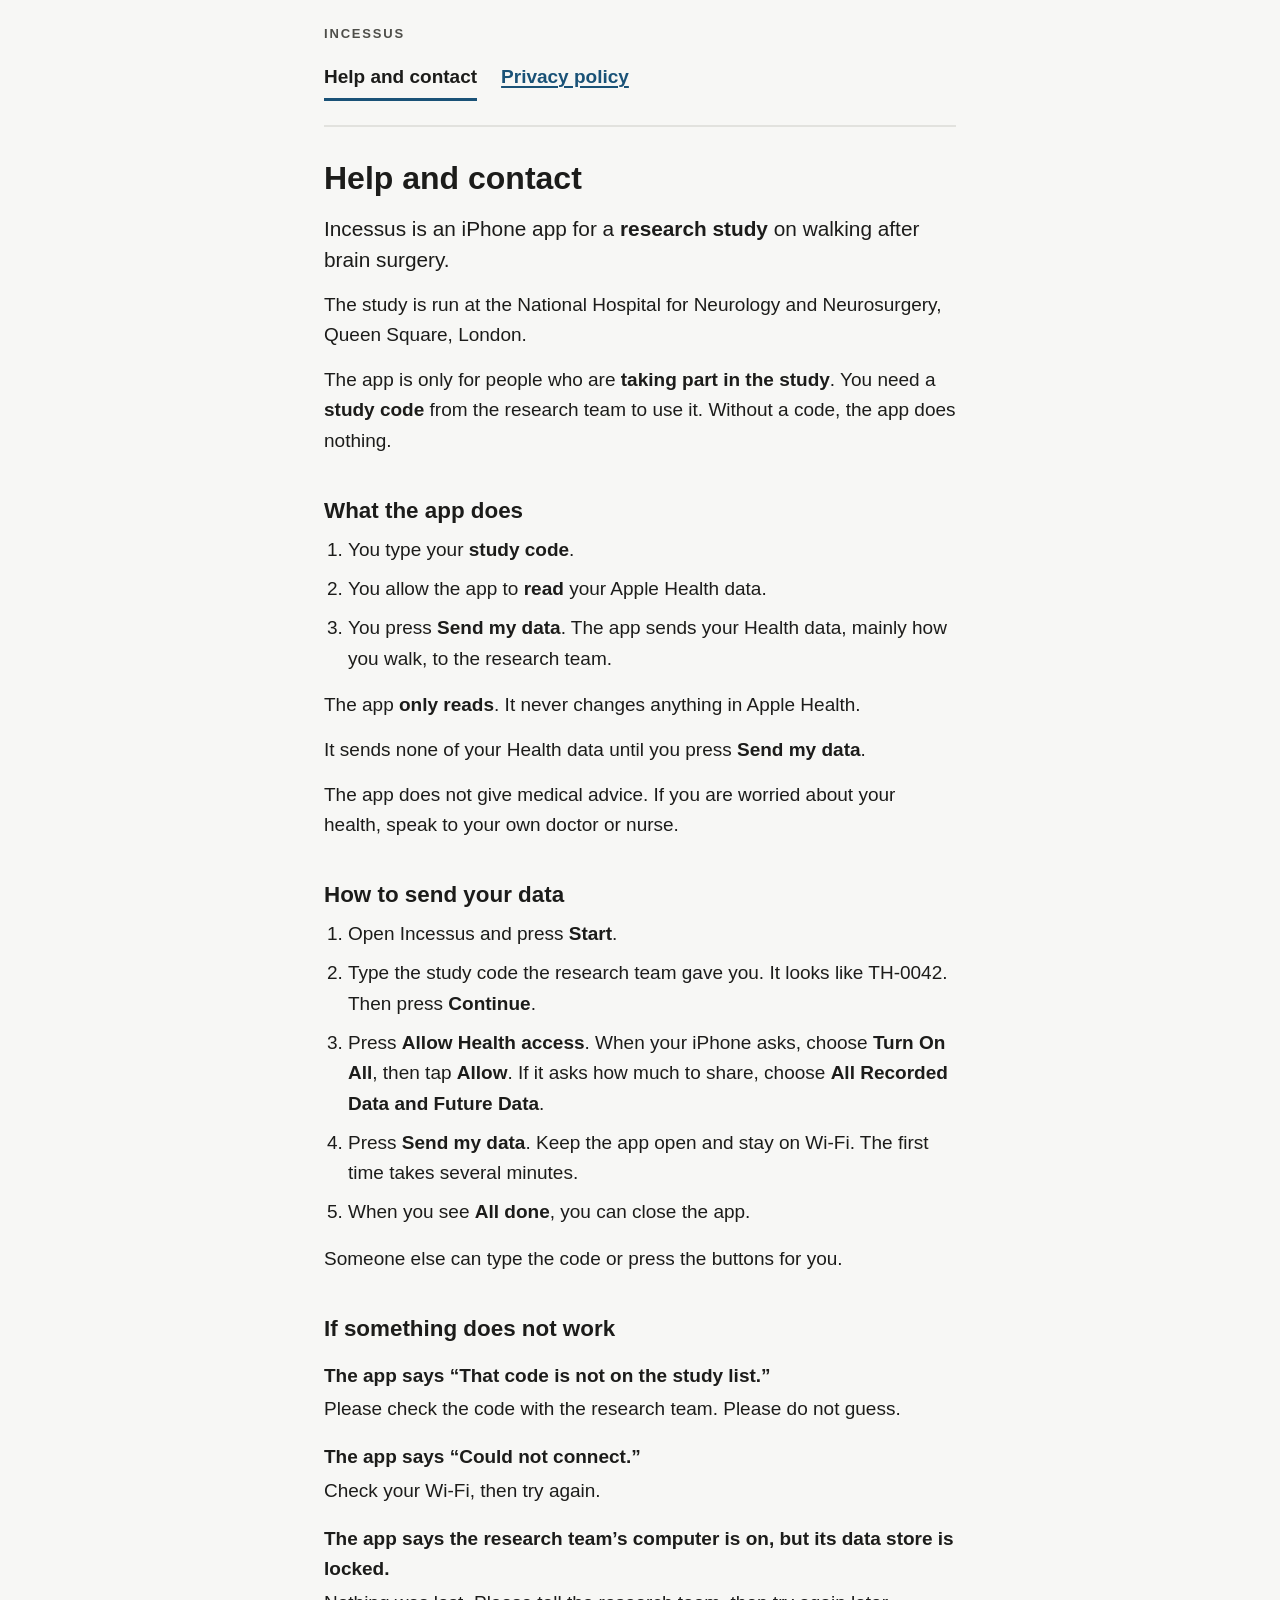
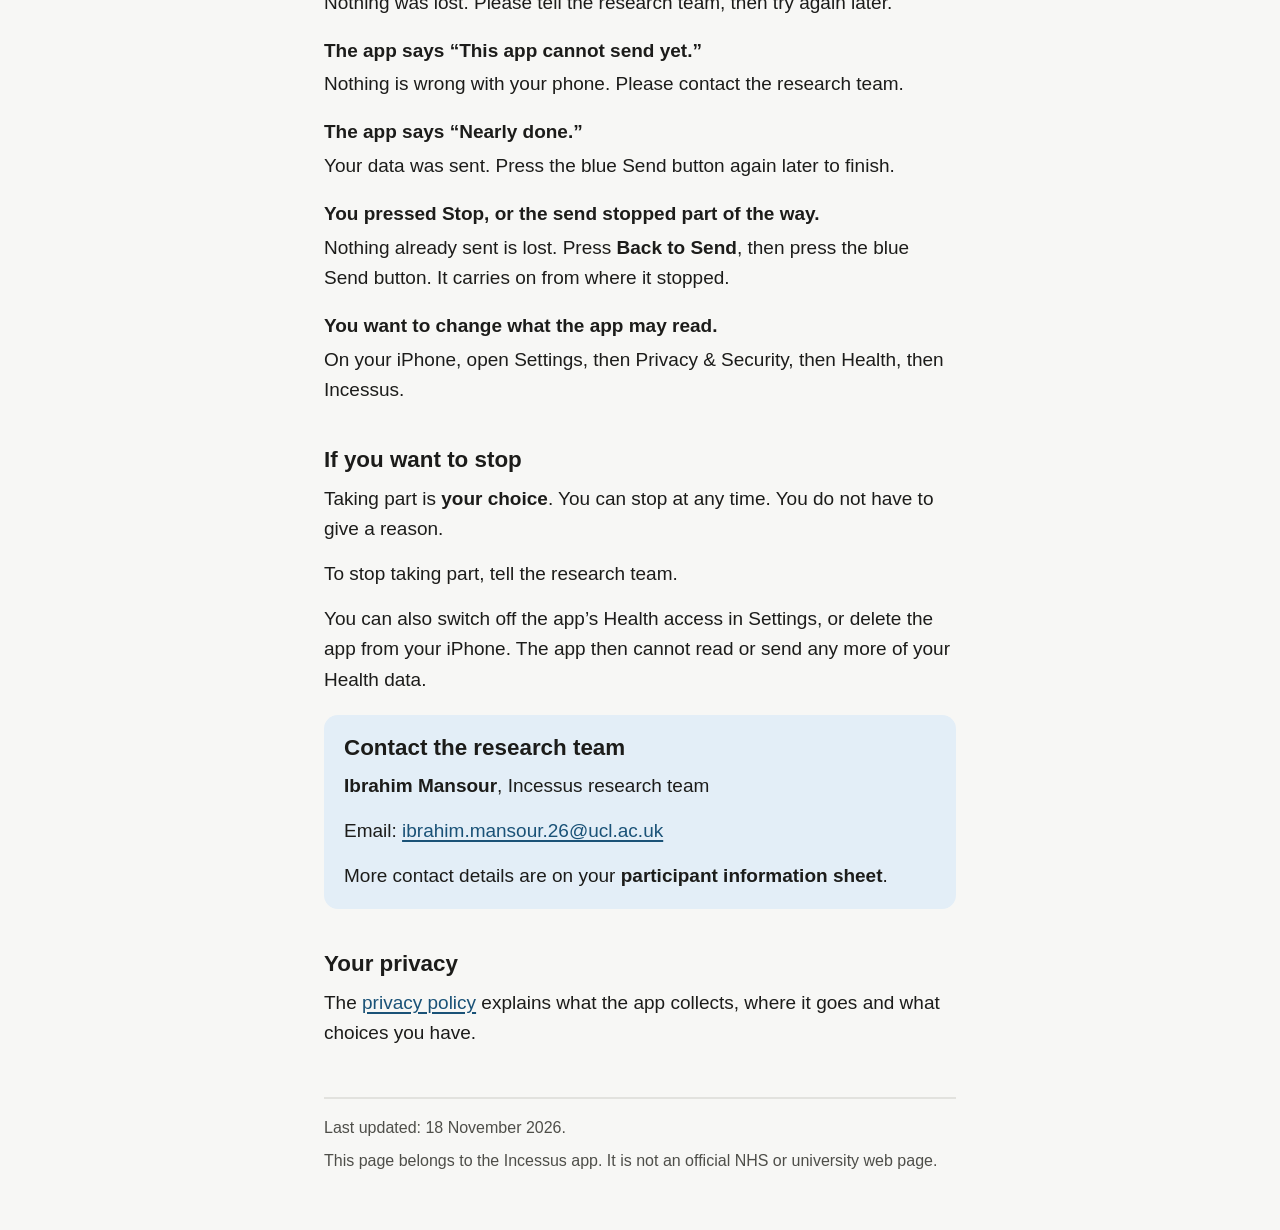
<file: index.html>
<!doctype html>
<html lang="en-GB">
<head>
<meta charset="utf-8">
<meta name="viewport" content="width=device-width, initial-scale=1">
<meta name="description" content="Help and contact details for Incessus, an iPhone app for people taking part in a research study on walking after brain surgery.">
<title>Incessus: help and contact</title>
<link rel="stylesheet" href="style.css">
</head>
<body>
<div class="page">
<p class="brand">Incessus</p>
<nav aria-label="Pages">
<ul>
<li><a href="./" aria-current="page">Help and contact</a></li>
<li><a href="privacy.html">Privacy policy</a></li>
</ul>
</nav>

<main>
<h1>Help and contact</h1>

<p class="lead">Incessus is an iPhone app for a <strong>research study</strong> on walking after brain surgery.</p>
<p>The study is run at the National Hospital for Neurology and Neurosurgery, Queen Square, London.</p>
<p>The app is only for people who are <strong>taking part in the study</strong>. You need a <strong>study code</strong> from the research team to use it. Without a code, the app does nothing.</p>

<h2>What the app does</h2>
<ol>
<li>You type your <strong>study code</strong>.</li>
<li>You allow the app to <strong>read</strong> your Apple Health data.</li>
<li>You press <strong>Send my data</strong>. The app sends your Health data, mainly how you walk, to the research team.</li>
</ol>
<p>The app <strong>only reads</strong>. It never changes anything in Apple Health.</p>
<p>It sends none of your Health data until you press <strong>Send my data</strong>.</p>
<p>The app does not give medical advice. If you are worried about your health, speak to your own doctor or nurse.</p>

<h2>How to send your data</h2>
<ol>
<li>Open Incessus and press <strong>Start</strong>.</li>
<li>Type the study code the research team gave you. It looks like TH-0042. Then press <strong>Continue</strong>.</li>
<li>Press <strong>Allow Health access</strong>. When your iPhone asks, choose <strong>Turn On All</strong>, then tap <strong>Allow</strong>. If it asks how much to share, choose <strong>All Recorded Data and Future Data</strong>.</li>
<li>Press <strong>Send my data</strong>. Keep the app open and stay on Wi‑Fi. The first time takes several minutes.</li>
<li>When you see <strong>All done</strong>, you can close the app.</li>
</ol>
<p>Someone else can type the code or press the buttons for you.</p>

<h2>If something does not work</h2>
<dl>
<dt>The app says “That code is not on the study list.”</dt>
<dd>Please check the code with the research team. Please do not guess.</dd>
<dt>The app says “Could not connect.”</dt>
<dd>Check your Wi‑Fi, then try again.</dd>
<dt>The app says the research team’s computer is on, but its data store is locked.</dt>
<dd>Nothing was lost. Please tell the research team, then try again later.</dd>
<dt>The app says “This app cannot send yet.”</dt>
<dd>Nothing is wrong with your phone. Please contact the research team.</dd>
<dt>The app says “Nearly done.”</dt>
<dd>Your data was sent. Press the blue Send button again later to finish.</dd>
<dt>You pressed Stop, or the send stopped part of the way.</dt>
<dd>Nothing already sent is lost. Press <strong>Back to Send</strong>, then press the blue Send button. It carries on from where it stopped.</dd>
<dt>You want to change what the app may read.</dt>
<dd>On your iPhone, open Settings, then Privacy &amp; Security, then Health, then Incessus.</dd>
</dl>

<h2>If you want to stop</h2>
<p>Taking part is <strong>your choice</strong>. You can stop at any time. You do not have to give a reason.</p>
<p>To stop taking part, tell the research team.</p>
<p>You can also switch off the app’s Health access in Settings, or delete the app from your iPhone. The app then cannot read or send any more of your Health data.</p>

<div class="card">
<h2>Contact the research team</h2>
<p><strong>Ibrahim Mansour</strong>, Incessus research team</p>
<p>Email: <a href="mailto:ibrahim.mansour.26@ucl.ac.uk">ibrahim.mansour.26@ucl.ac.uk</a></p>
<p>More contact details are on your <strong>participant information sheet</strong>.</p>
</div>

<h2>Your privacy</h2>
<p>The <a href="privacy.html">privacy policy</a> explains what the app collects, where it goes and what choices you have.</p>
</main>

<footer>
<p>Last updated: 18 November 2026.</p>
<p>This page belongs to the Incessus app. It is not an official NHS or university web page.</p>
</footer>
</div>
</body>
</html>
</file>
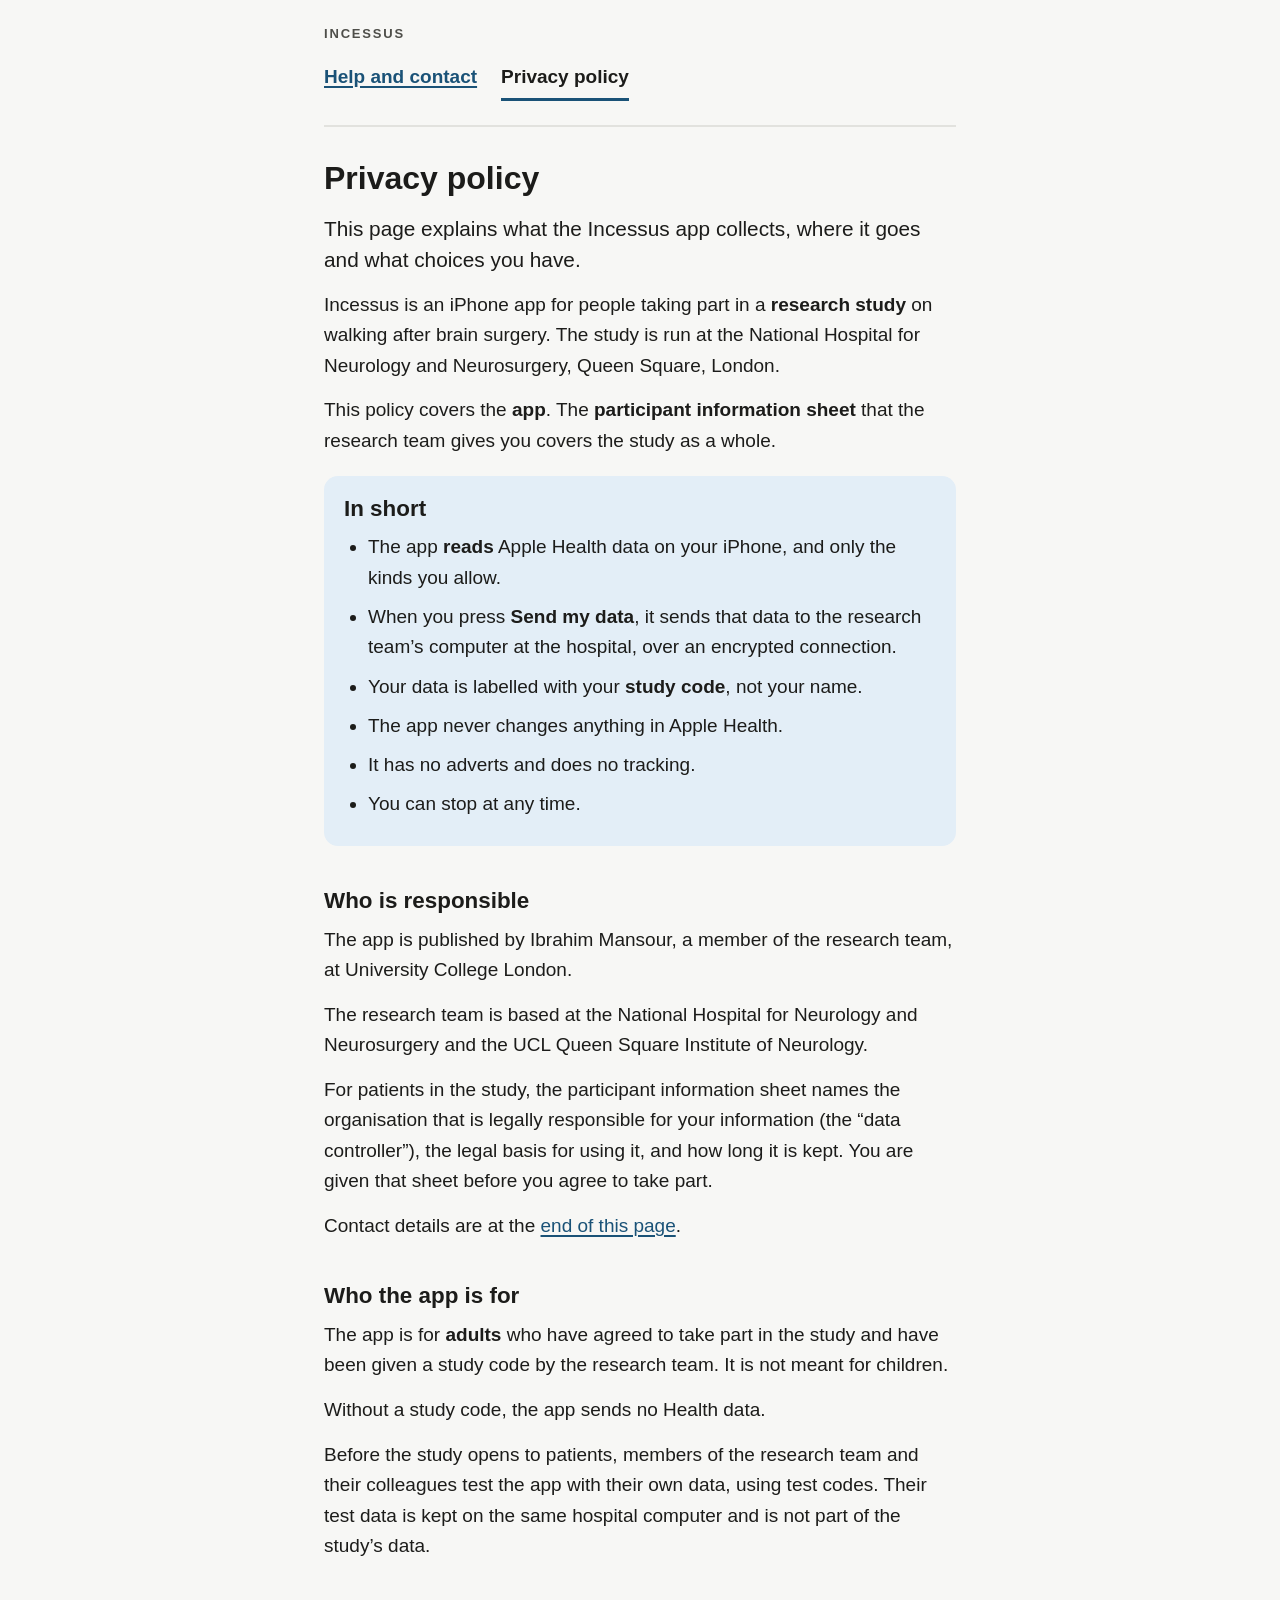
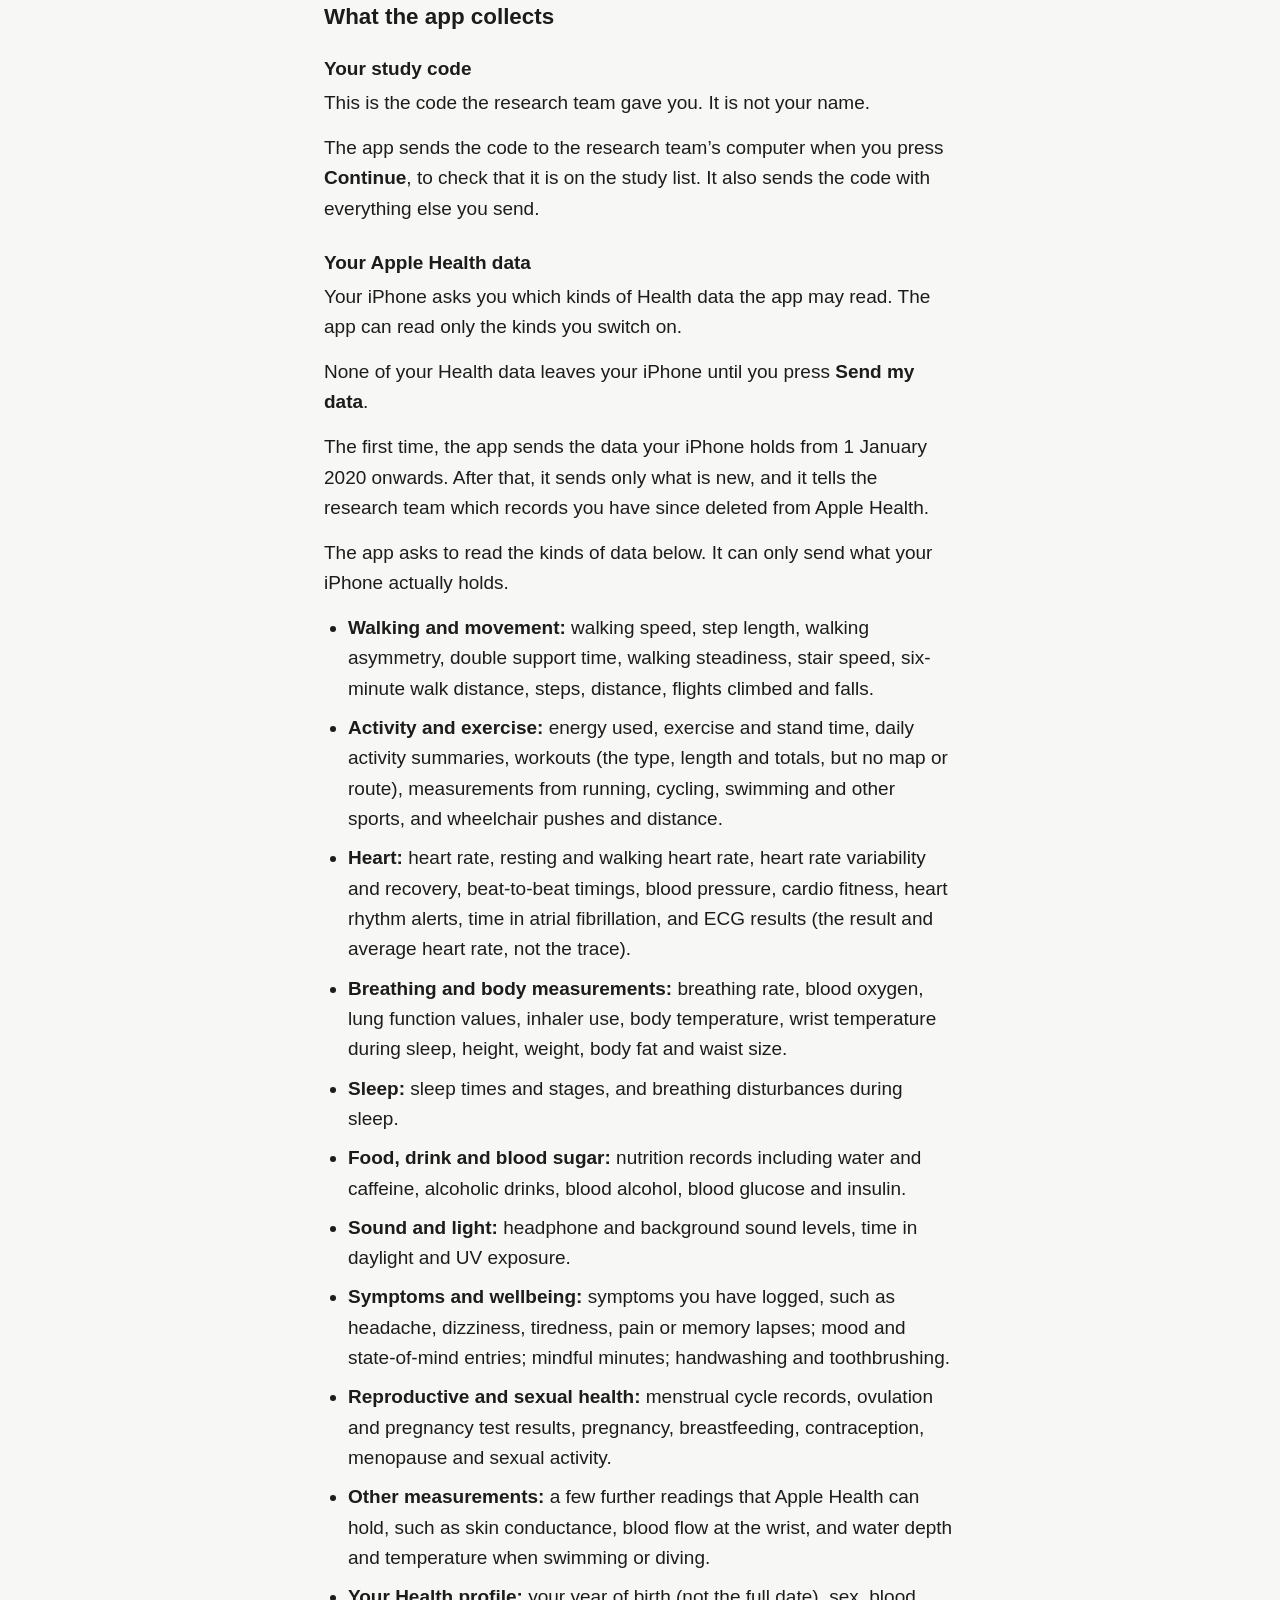
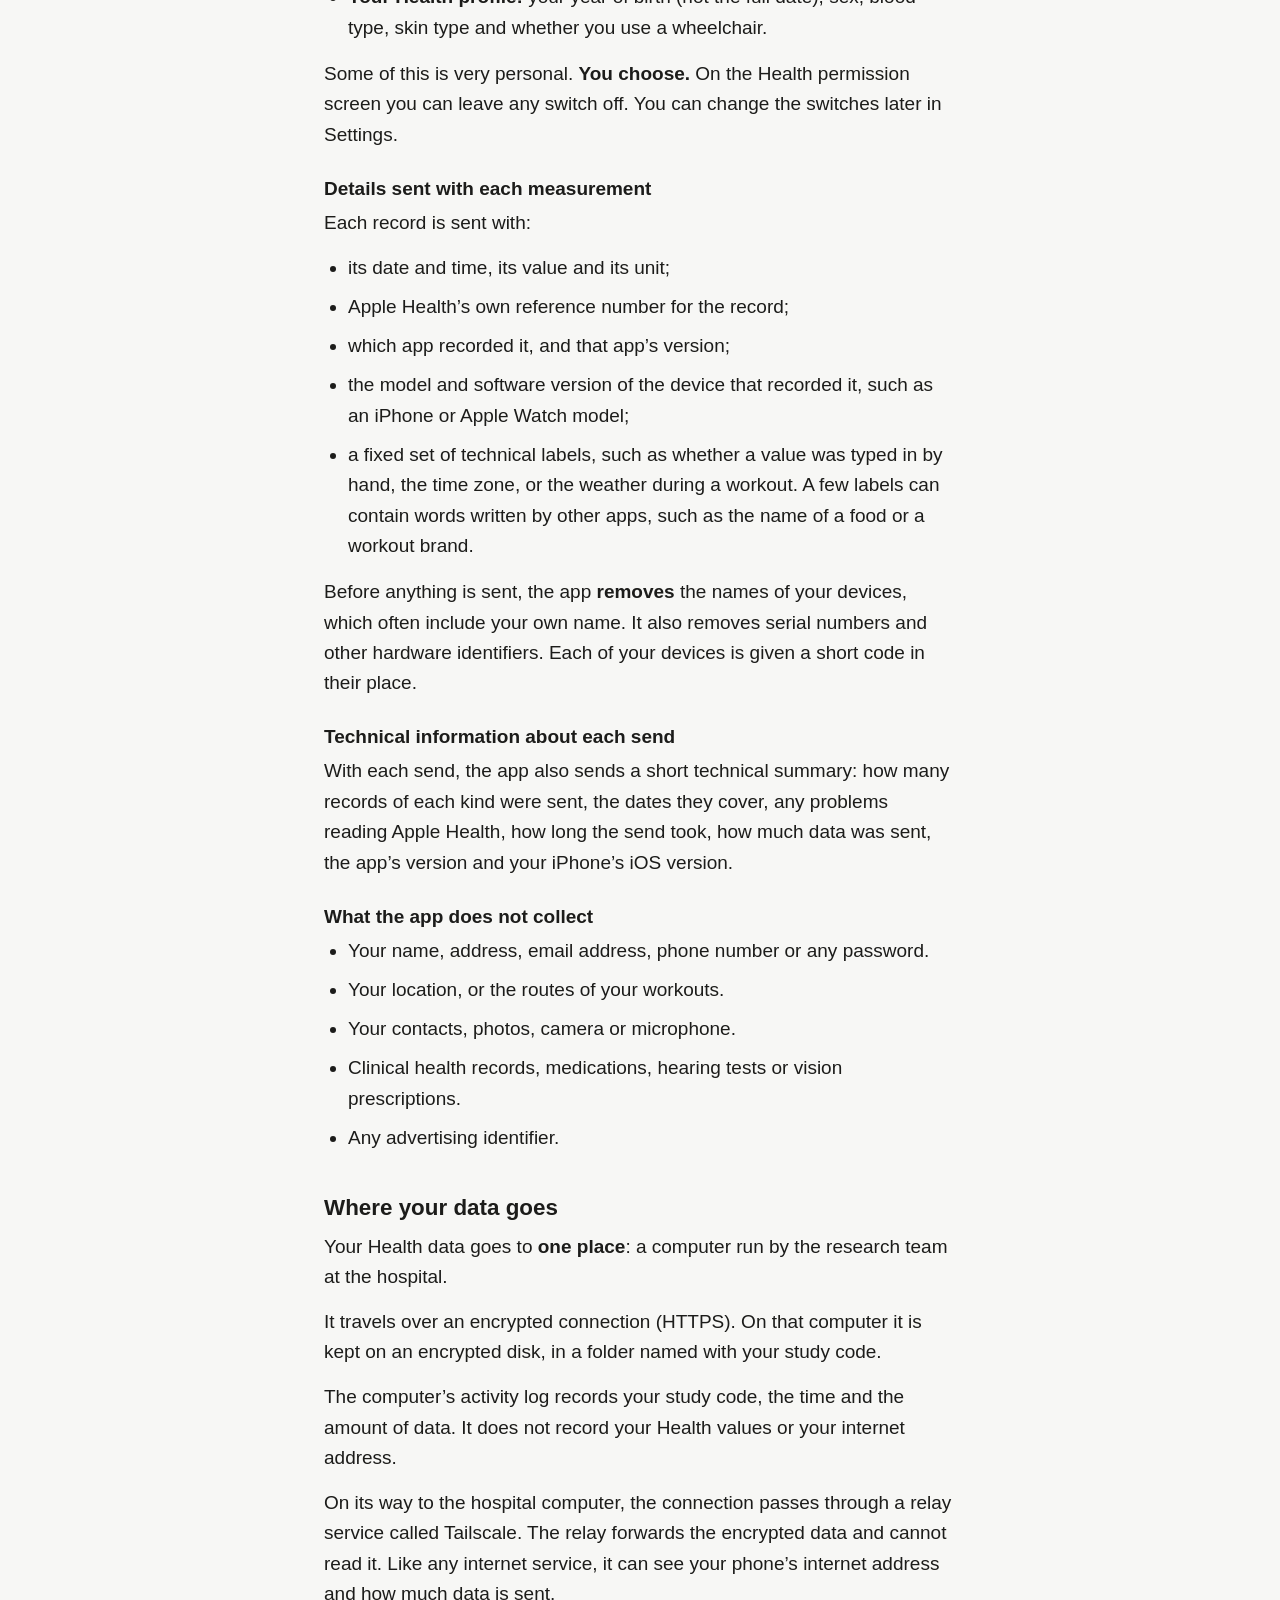
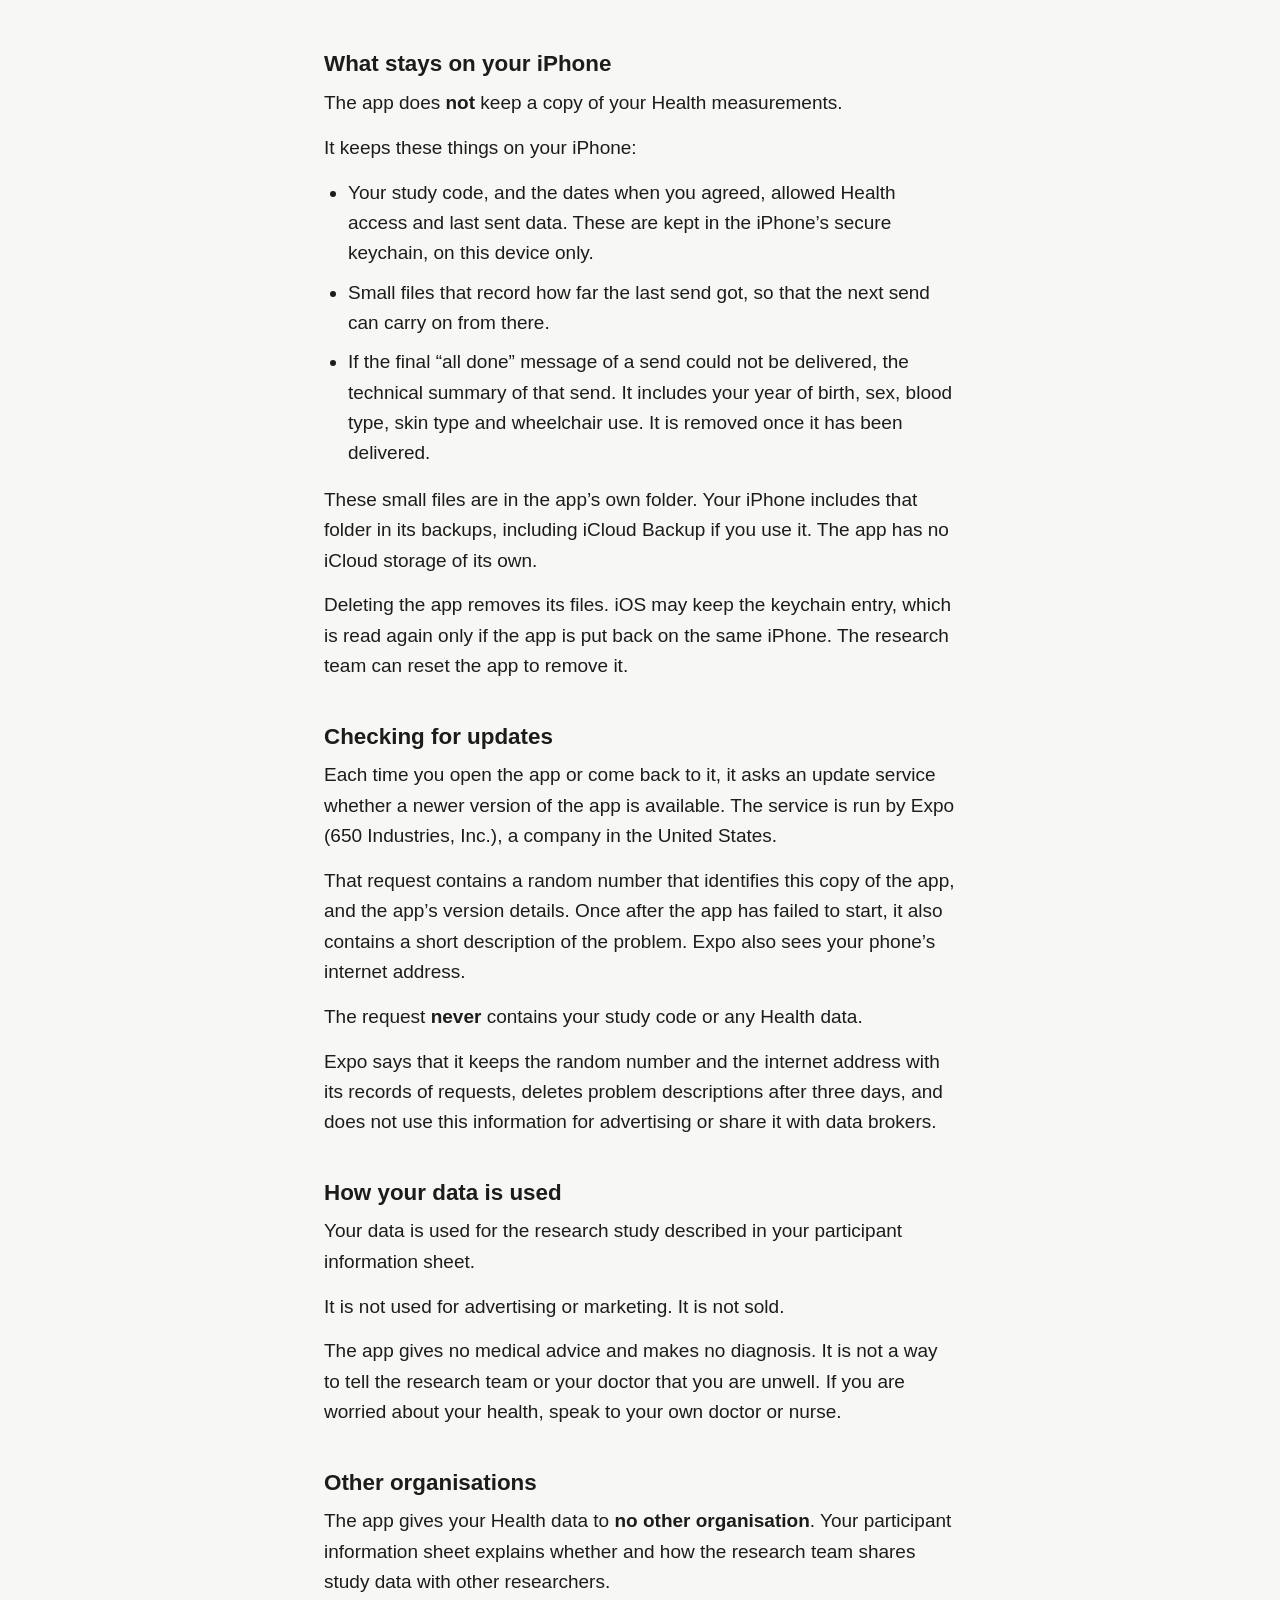
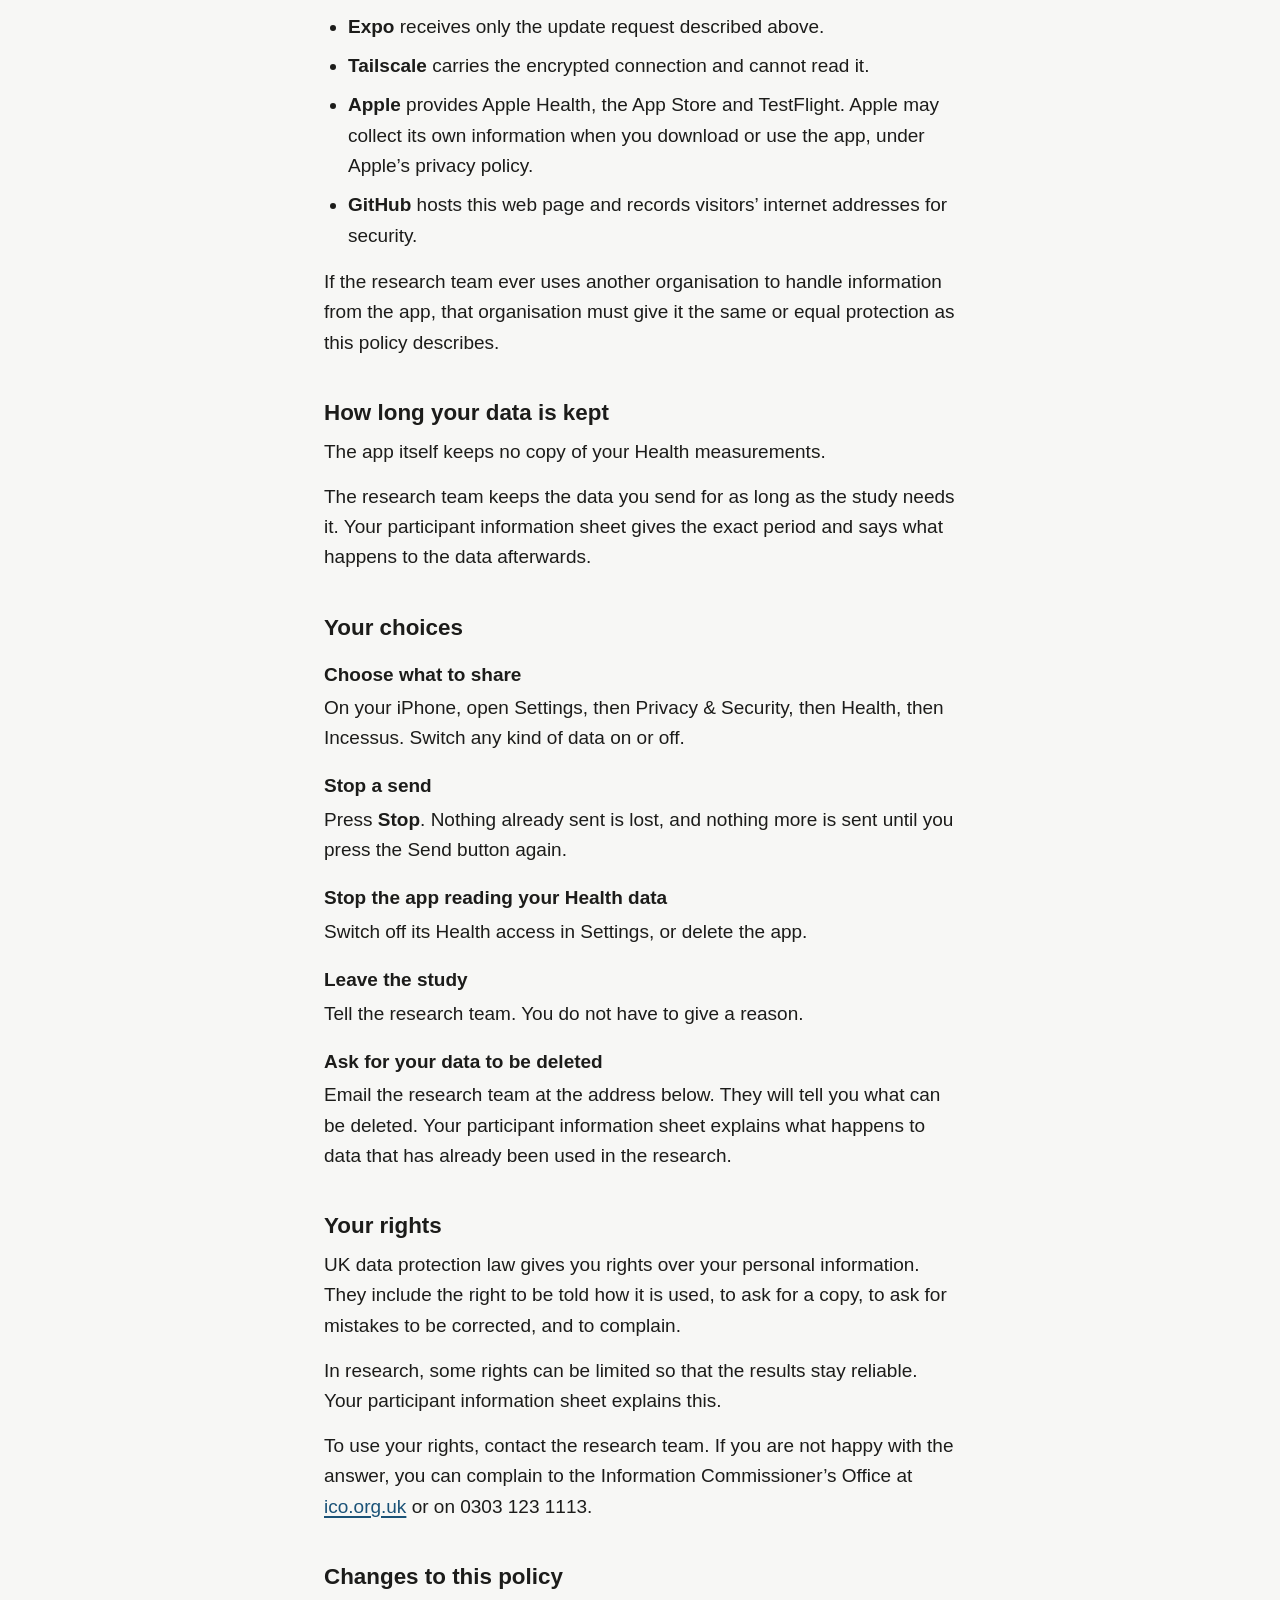
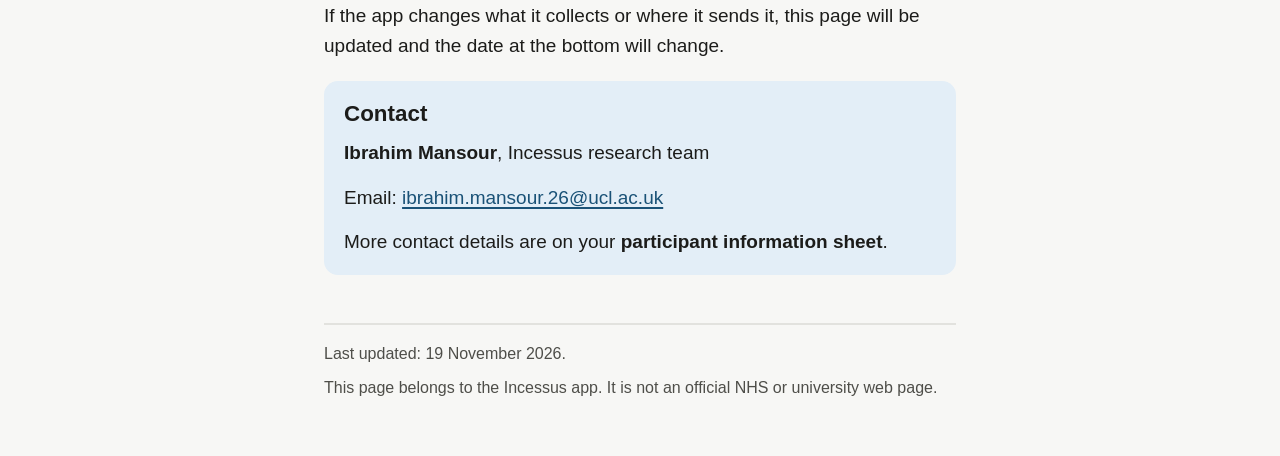
<file: privacy.html>
<!doctype html>
<html lang="en-GB">
<head>
<meta charset="utf-8">
<meta name="viewport" content="width=device-width, initial-scale=1">
<meta name="description" content="Privacy policy for Incessus, an iPhone app for people taking part in a research study on walking after brain surgery.">
<title>Incessus: privacy policy</title>
<link rel="stylesheet" href="style.css">
</head>
<body>
<div class="page">
<p class="brand">Incessus</p>
<nav aria-label="Pages">
<ul>
<li><a href="./">Help and contact</a></li>
<li><a href="privacy.html" aria-current="page">Privacy policy</a></li>
</ul>
</nav>

<main>
<h1>Privacy policy</h1>

<p class="lead">This page explains what the Incessus app collects, where it goes and what choices you have.</p>
<p>Incessus is an iPhone app for people taking part in a <strong>research study</strong> on walking after brain surgery. The study is run at the National Hospital for Neurology and Neurosurgery, Queen Square, London.</p>
<p>This policy covers the <strong>app</strong>. The <strong>participant information sheet</strong> that the research team gives you covers the study as a whole.</p>

<div class="card">
<h2>In short</h2>
<ul>
<li>The app <strong>reads</strong> Apple Health data on your iPhone, and only the kinds you allow.</li>
<li>When you press <strong>Send my data</strong>, it sends that data to the research team’s computer at the hospital, over an encrypted connection.</li>
<li>Your data is labelled with your <strong>study code</strong>, not your name.</li>
<li>The app never changes anything in Apple Health.</li>
<li>It has no adverts and does no tracking.</li>
<li>You can stop at any time.</li>
</ul>
</div>

<h2>Who is responsible</h2>
<p>The app is published by Ibrahim Mansour, a member of the research team, at University College London.</p>
<p>The research team is based at the National Hospital for Neurology and Neurosurgery and the UCL Queen Square Institute of Neurology.</p>
<p>For patients in the study, the participant information sheet names the organisation that is legally responsible for your information (the “data controller”), the legal basis for using it, and how long it is kept. You are given that sheet before you agree to take part.</p>
<p>Contact details are at the <a href="#contact">end of this page</a>.</p>

<h2>Who the app is for</h2>
<p>The app is for <strong>adults</strong> who have agreed to take part in the study and have been given a study code by the research team. It is not meant for children.</p>
<p>Without a study code, the app sends no Health data.</p>
<p>Before the study opens to patients, members of the research team and their colleagues test the app with their own data, using test codes. Their test data is kept on the same hospital computer and is not part of the study’s data.</p>

<h2>What the app collects</h2>

<h3>Your study code</h3>
<p>This is the code the research team gave you. It is not your name.</p>
<p>The app sends the code to the research team’s computer when you press <strong>Continue</strong>, to check that it is on the study list. It also sends the code with everything else you send.</p>

<h3>Your Apple Health data</h3>
<p>Your iPhone asks you which kinds of Health data the app may read. The app can read only the kinds you switch on.</p>
<p>None of your Health data leaves your iPhone until you press <strong>Send my data</strong>.</p>
<p>The first time, the app sends the data your iPhone holds from 1 January 2020 onwards. After that, it sends only what is new, and it tells the research team which records you have since deleted from Apple Health.</p>
<p>The app asks to read the kinds of data below. It can only send what your iPhone actually holds.</p>
<ul>
<li><strong>Walking and movement:</strong> walking speed, step length, walking asymmetry, double support time, walking steadiness, stair speed, six-minute walk distance, steps, distance, flights climbed and falls.</li>
<li><strong>Activity and exercise:</strong> energy used, exercise and stand time, daily activity summaries, workouts (the type, length and totals, but no map or route), measurements from running, cycling, swimming and other sports, and wheelchair pushes and distance.</li>
<li><strong>Heart:</strong> heart rate, resting and walking heart rate, heart rate variability and recovery, beat-to-beat timings, blood pressure, cardio fitness, heart rhythm alerts, time in atrial fibrillation, and ECG results (the result and average heart rate, not the trace).</li>
<li><strong>Breathing and body measurements:</strong> breathing rate, blood oxygen, lung function values, inhaler use, body temperature, wrist temperature during sleep, height, weight, body fat and waist size.</li>
<li><strong>Sleep:</strong> sleep times and stages, and breathing disturbances during sleep.</li>
<li><strong>Food, drink and blood sugar:</strong> nutrition records including water and caffeine, alcoholic drinks, blood alcohol, blood glucose and insulin.</li>
<li><strong>Sound and light:</strong> headphone and background sound levels, time in daylight and UV exposure.</li>
<li><strong>Symptoms and wellbeing:</strong> symptoms you have logged, such as headache, dizziness, tiredness, pain or memory lapses; mood and state-of-mind entries; mindful minutes; handwashing and toothbrushing.</li>
<li><strong>Reproductive and sexual health:</strong> menstrual cycle records, ovulation and pregnancy test results, pregnancy, breastfeeding, contraception, menopause and sexual activity.</li>
<li><strong>Other measurements:</strong> a few further readings that Apple Health can hold, such as skin conductance, blood flow at the wrist, and water depth and temperature when swimming or diving.</li>
<li><strong>Your Health profile:</strong> your year of birth (not the full date), sex, blood type, skin type and whether you use a wheelchair.</li>
</ul>
<p>Some of this is very personal. <strong>You choose.</strong> On the Health permission screen you can leave any switch off. You can change the switches later in Settings.</p>

<h3>Details sent with each measurement</h3>
<p>Each record is sent with:</p>
<ul>
<li>its date and time, its value and its unit;</li>
<li>Apple Health’s own reference number for the record;</li>
<li>which app recorded it, and that app’s version;</li>
<li>the model and software version of the device that recorded it, such as an iPhone or Apple Watch model;</li>
<li>a fixed set of technical labels, such as whether a value was typed in by hand, the time zone, or the weather during a workout. A few labels can contain words written by other apps, such as the name of a food or a workout brand.</li>
</ul>
<p>Before anything is sent, the app <strong>removes</strong> the names of your devices, which often include your own name. It also removes serial numbers and other hardware identifiers. Each of your devices is given a short code in their place.</p>

<h3>Technical information about each send</h3>
<p>With each send, the app also sends a short technical summary: how many records of each kind were sent, the dates they cover, any problems reading Apple Health, how long the send took, how much data was sent, the app’s version and your iPhone’s iOS version.</p>

<h3>What the app does not collect</h3>
<ul>
<li>Your name, address, email address, phone number or any password.</li>
<li>Your location, or the routes of your workouts.</li>
<li>Your contacts, photos, camera or microphone.</li>
<li>Clinical health records, medications, hearing tests or vision prescriptions.</li>
<li>Any advertising identifier.</li>
</ul>

<h2>Where your data goes</h2>
<p>Your Health data goes to <strong>one place</strong>: a computer run by the research team at the hospital.</p>
<p>It travels over an encrypted connection (HTTPS). On that computer it is kept on an encrypted disk, in a folder named with your study code.</p>
<p>The computer’s activity log records your study code, the time and the amount of data. It does not record your Health values or your internet address.</p>
<p>On its way to the hospital computer, the connection passes through a relay service called Tailscale. The relay forwards the encrypted data and cannot read it. Like any internet service, it can see your phone’s internet address and how much data is sent.</p>

<h2>What stays on your iPhone</h2>
<p>The app does <strong>not</strong> keep a copy of your Health measurements.</p>
<p>It keeps these things on your iPhone:</p>
<ul>
<li>Your study code, and the dates when you agreed, allowed Health access and last sent data. These are kept in the iPhone’s secure keychain, on this device only.</li>
<li>Small files that record how far the last send got, so that the next send can carry on from there.</li>
<li>If the final “all done” message of a send could not be delivered, the technical summary of that send. It includes your year of birth, sex, blood type, skin type and wheelchair use. It is removed once it has been delivered.</li>
</ul>
<p>These small files are in the app’s own folder. Your iPhone includes that folder in its backups, including iCloud Backup if you use it. The app has no iCloud storage of its own.</p>
<p>Deleting the app removes its files. iOS may keep the keychain entry, which is read again only if the app is put back on the same iPhone. The research team can reset the app to remove it.</p>

<h2>Checking for updates</h2>
<p>Each time you open the app or come back to it, it asks an update service whether a newer version of the app is available. The service is run by Expo (650 Industries, Inc.), a company in the United States.</p>
<p>That request contains a random number that identifies this copy of the app, and the app’s version details. Once after the app has failed to start, it also contains a short description of the problem. Expo also sees your phone’s internet address.</p>
<p>The request <strong>never</strong> contains your study code or any Health data.</p>
<p>Expo says that it keeps the random number and the internet address with its records of requests, deletes problem descriptions after three days, and does not use this information for advertising or share it with data brokers.</p>

<h2>How your data is used</h2>
<p>Your data is used for the research study described in your participant information sheet.</p>
<p>It is not used for advertising or marketing. It is not sold.</p>
<p>The app gives no medical advice and makes no diagnosis. It is not a way to tell the research team or your doctor that you are unwell. If you are worried about your health, speak to your own doctor or nurse.</p>

<h2>Other organisations</h2>
<p>The app gives your Health data to <strong>no other organisation</strong>. Your participant information sheet explains whether and how the research team shares study data with other researchers.</p>
<ul>
<li><strong>Expo</strong> receives only the update request described above.</li>
<li><strong>Tailscale</strong> carries the encrypted connection and cannot read it.</li>
<li><strong>Apple</strong> provides Apple Health, the App Store and TestFlight. Apple may collect its own information when you download or use the app, under Apple’s privacy policy.</li>
<li><strong>GitHub</strong> hosts this web page and records visitors’ internet addresses for security.</li>
</ul>
<p>If the research team ever uses another organisation to handle information from the app, that organisation must give it the same or equal protection as this policy describes.</p>

<h2>How long your data is kept</h2>
<p>The app itself keeps no copy of your Health measurements.</p>
<p>The research team keeps the data you send for as long as the study needs it. Your participant information sheet gives the exact period and says what happens to the data afterwards.</p>

<h2>Your choices</h2>
<dl>
<dt>Choose what to share</dt>
<dd>On your iPhone, open Settings, then Privacy &amp; Security, then Health, then Incessus. Switch any kind of data on or off.</dd>
<dt>Stop a send</dt>
<dd>Press <strong>Stop</strong>. Nothing already sent is lost, and nothing more is sent until you press the Send button again.</dd>
<dt>Stop the app reading your Health data</dt>
<dd>Switch off its Health access in Settings, or delete the app.</dd>
<dt>Leave the study</dt>
<dd>Tell the research team. You do not have to give a reason.</dd>
<dt>Ask for your data to be deleted</dt>
<dd>Email the research team at the address below. They will tell you what can be deleted. Your participant information sheet explains what happens to data that has already been used in the research.</dd>
</dl>

<h2>Your rights</h2>
<p>UK data protection law gives you rights over your personal information. They include the right to be told how it is used, to ask for a copy, to ask for mistakes to be corrected, and to complain.</p>
<p>In research, some rights can be limited so that the results stay reliable. Your participant information sheet explains this.</p>
<p>To use your rights, contact the research team. If you are not happy with the answer, you can complain to the Information Commissioner’s Office at <a href="https://ico.org.uk/make-a-complaint/">ico.org.uk</a> or on 0303 123 1113.</p>

<h2>Changes to this policy</h2>
<p>If the app changes what it collects or where it sends it, this page will be updated and the date at the bottom will change.</p>

<div class="card" id="contact">
<h2>Contact</h2>
<p><strong>Ibrahim Mansour</strong>, Incessus research team</p>
<p>Email: <a href="mailto:ibrahim.mansour.26@ucl.ac.uk">ibrahim.mansour.26@ucl.ac.uk</a></p>
<p>More contact details are on your <strong>participant information sheet</strong>.</p>
</div>
</main>

<footer>
<p>Last updated: 19 November 2026.</p>
<p>This page belongs to the Incessus app. It is not an official NHS or university web page.</p>
</footer>
</div>
</body>
</html>
</file>
<file: style.css>
/* Incessus public pages. Same palette as the app (src/ui/screens.tsx); every text pair is 7:1 or better.
   No scripts, no fonts or images from other sites: opening these pages contacts GitHub Pages and nobody else. */
:root {
  --bg: #f7f7f5;
  --ink: #1c1c1a;
  --muted: #4e4e49;
  --line: #e2e2de;
  --link: #1a5277;
  --card: #e3eef7;
  --card-link: #1a5277;
  --card-muted: #4e4e49;
  color-scheme: light dark;
}
@media (prefers-color-scheme: dark) {
  :root {
    --bg: #141413;
    --ink: #f2f2ee;
    --muted: #c9c9c2;
    --line: #4a4a45;
    --link: #9cc9ea;
    --card: #17303f;
    --card-link: #b5d8f2;
    --card-muted: #d2d2cb;
  }
}
* { box-sizing: border-box; }
html { -webkit-text-size-adjust: 100%; text-size-adjust: 100%; }
body {
  margin: 0;
  background: var(--bg);
  color: var(--ink);
  font-family: -apple-system, BlinkMacSystemFont, "Segoe UI", Roboto, Helvetica, Arial, sans-serif;
  font-size: 1.1875rem;
  line-height: 1.6;
}
.page { max-width: 42rem; margin: 0 auto; padding: 1.5rem 1.25rem 3rem; }
.brand {
  margin: 0 0 0.75rem;
  font-size: 0.8125rem;
  font-weight: 700;
  letter-spacing: 0.14em;
  text-transform: uppercase;
  color: var(--muted);
}
nav { margin: 0 0 2rem; padding-bottom: 0.9rem; border-bottom: 2px solid var(--line); }
nav ul { list-style: none; margin: 0; padding: 0; display: flex; flex-wrap: wrap; gap: 0.25rem 1.5rem; }
nav a { display: inline-block; padding: 0.35rem 0; font-weight: 600; }
nav a[aria-current="page"] { color: var(--ink); text-decoration: none; border-bottom: 3px solid var(--link); }
h1 { margin: 0 0 1rem; font-size: 2rem; line-height: 1.2; text-wrap: balance; }
h2 { margin: 2.5rem 0 0.6rem; font-size: 1.4rem; line-height: 1.3; text-wrap: balance; }
h3 { margin: 1.6rem 0 0.4rem; font-size: 1.1875rem; line-height: 1.35; }
p { margin: 0 0 0.9rem; }
ul, ol { margin: 0 0 1rem; padding-left: 1.5rem; }
li { margin: 0 0 0.55rem; }
li > ul { margin-top: 0.5rem; }
a { color: var(--link); text-underline-offset: 0.15em; text-decoration-thickness: 0.08em; overflow-wrap: anywhere; }
a:focus-visible { outline: 3px solid var(--link); outline-offset: 3px; border-radius: 3px; }
strong { font-weight: 700; }
.lead { font-size: 1.3rem; line-height: 1.5; }
.card { margin: 1.25rem 0; padding: 1.1rem 1.25rem; background: var(--card); border-radius: 14px; }
.card a { color: var(--card-link); }
.card p:last-child, .card ul:last-child { margin-bottom: 0; }
.card h2, .card h3 { margin-top: 0; }
.says { font-weight: 700; }
dl { margin: 0 0 1rem; }
dt { margin-top: 1.1rem; font-weight: 700; }
dd { margin: 0.2rem 0 0; }
.small { font-size: 1rem; color: var(--muted); }
.card .small { color: var(--card-muted); }
footer { margin-top: 3rem; padding-top: 1rem; border-top: 2px solid var(--line); }
footer p { font-size: 1rem; color: var(--muted); margin-bottom: 0.5rem; }
</file>
